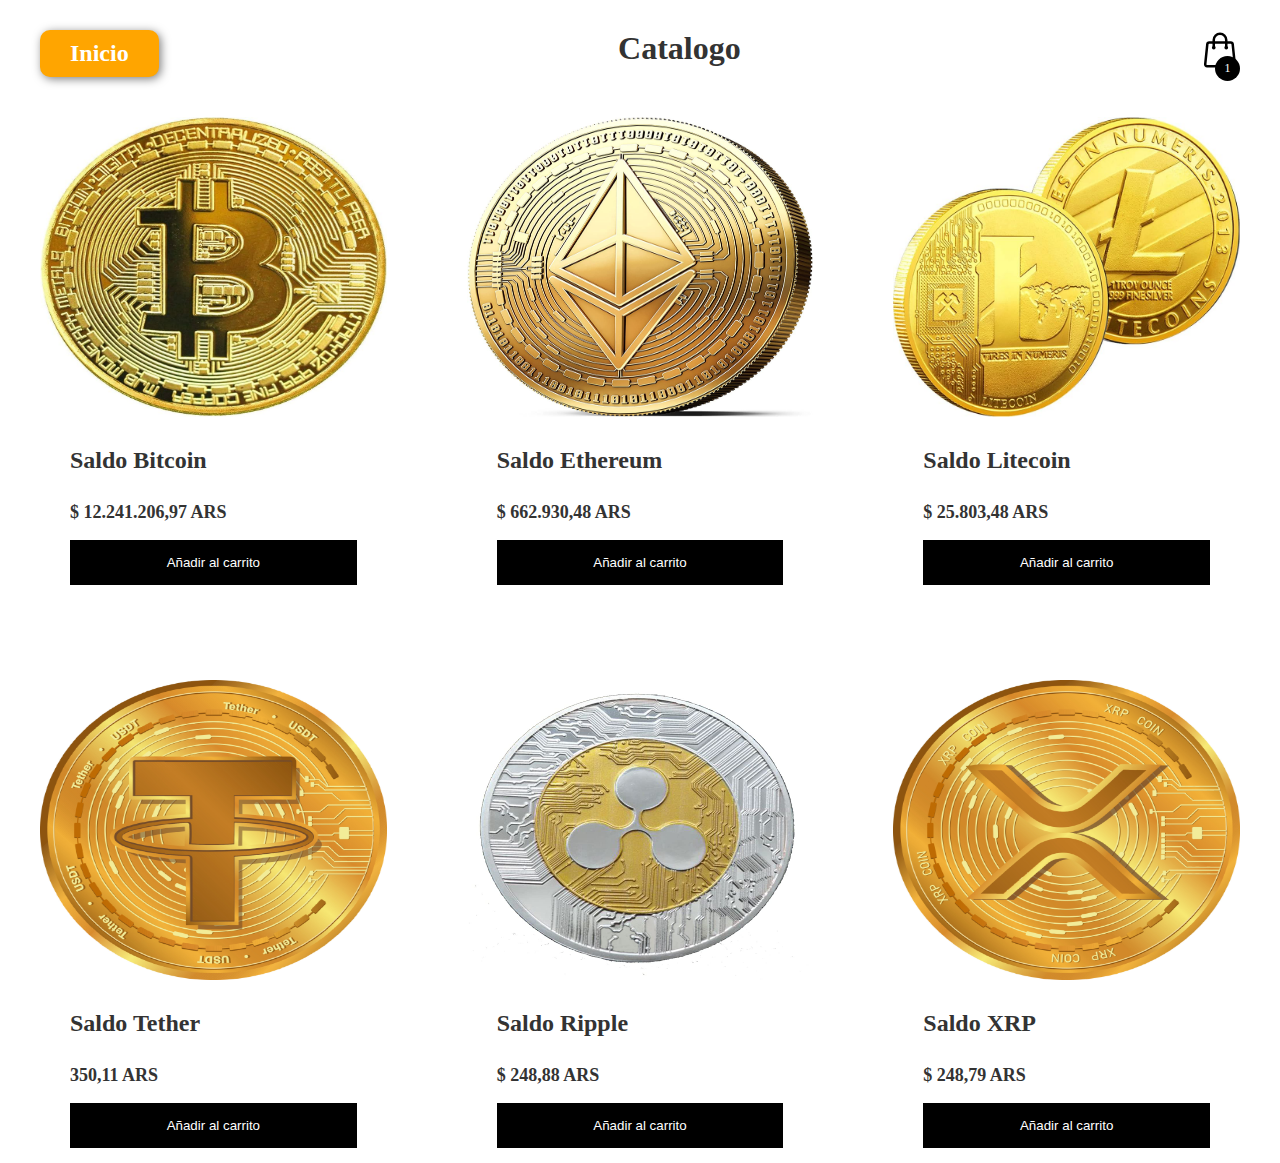
<file: catalogo.html>
<!DOCTYPE html>
<html lang="ES">
<head>
    <meta charset="UTF-8">
    <meta name="viewport" content="width=device-width, initial-scale=1.0">
    <link rel="stylesheet" href="styleCatalogo.css">
    <title>Catalogo</title>
</head>
<body>
    <header>
        <a href="index.html" class="index">Inicio</a>
        <h1>Catalogo</h1>
        <div class="container-icon">
            <svg xmlns="http://www.w3.org/2000/svg" fill="none" viewBox="0 0 24 24" stroke-width="1.5" stroke="currentColor" class="icon-cart">
                <path stroke-linecap="round" stroke-linejoin="round" d="M15.75 10.5V6a3.75 3.75 0 10-7.5 0v4.5m11.356-1.993l1.263 12c.07.665-.45 1.243-1.119 1.243H4.25a1.125 1.125 0 01-1.12-1.243l1.264-12A1.125 1.125 0 015.513 7.5h12.974c.576 0 1.059.435 1.119 1.007zM8.625 10.5a.375.375 0 11-.75 0 .375.375 0 01.75 0zm7.5 0a.375.375 0 11-.75 0 .375.375 0 01.75 0z" />
              </svg>
              <div class="count-products">
                <span class="contador-productos">1</span>
              </div>
              <div class="container-cart-products hidden-cart">
                    <div class="cart-product">
                        <div class="info-cart-product">
                            <span class="cantidad-productos">1 Saldo Ripple</span>
                            <span class="precio-producto-carritos">$248.88 ARS</span>
                        </div>
                        <svg xmlns="http://www.w3.org/2000/svg" fill="none" viewBox="0 0 24 24" stroke-width="1.5" stroke="currentColor" class="icon-close">
                            <path stroke-linecap="round" stroke-linejoin="round" d="M6 18L18 6M6 6l12 12" />
                          </svg>
                          
                    </div>
                    <div class="cart-total"> 
                        <h3>Total:</h3>
                        <span class="total-pagar">$248.88</span>
                    </div>
              </div>
        </div>
    </header>
    <div class="container-items">
        <div class="item">
            <figure>
                <img src="images/bit2.jpg" alt="Bitcoin">
            </figure>
            <div class="info-product">
                <h2>Saldo Bitcoin</h2>
                <p class="price">$ 12.241.206,97 ARS</p>
                <button>Añadir al carrito</button>
            </div>
        </div>
        <div class="item">
            <figure>
                <img src="images/eth2.jpg" alt="Ethereum">
            </figure>
            <div class="info-product">
                <h2>Saldo Ethereum</h2>
                <p class="price">$ 662.930,48 ARS</p>
                <button>Añadir al carrito</button>
            </div>
        </div>
        <div class="item">
            <figure>
                <img src="images/lit2.jpg" alt="Litecoin">
            </figure>
            <div class="info-product">
                <h2>Saldo Litecoin</h2>
                <p class="price">$ 25.803,48 ARS</p>
                <button>Añadir al carrito</button>
            </div>
        </div>
        <div class="item">
            <figure>
                <img src="images/tether.jpg" alt="Tether">
            </figure>
            <div class="info-product">
                <h2>Saldo Tether</h2>
                <p class="price">350,11 ARS</p>
                <button>Añadir al carrito</button>
            </div>
        </div>
        <div class="item">
            <figure>
                <img src="images/ripple.jpg" alt="Ripple">
            </figure>
            <div class="info-product">
                <h2>Saldo Ripple</h2>
                <p class="price">$ 248,88 ARS</p>
                <button>Añadir al carrito</button>
            </div>
        </div>
        <div class="item">
            <figure>
                <img src="images/xrp.jpg" alt="xrp">
            </figure>
            <div class="info-product">
                <h2>Saldo XRP</h2>
                <p class="price">$ 248,79 ARS</p>
                <button>Añadir al carrito</button>
            </div>
        </div>
    </div>
    <script src="carrito.js"></script>
</body>
</html>
</file>
<file: styleCatalogo.css>
*::after,
*::before,
*{
    margin: 0;
    padding: 0;
    box-sizing: border-box;
}

body{
    margin: 0 auto;
    max-width: 1200px;
    font-family: 'Lato';
    color: #333;
}

.index{
    font-size: 1.5em;
    font-weight: bold;
    padding: 10px 30px;
    border-radius: 10px;
    box-shadow: 2px 2px 10px rgba(0,0,0,0.5);
    color:white;
    background-color: orange;
    text-decoration: none;
}

.index:hover{
    background-color: rgb(191, 132, 23);
    cursor:pointer;
}

.icon-cart{
    width: 40px;
    height: 40px;
    stroke: #000;
}

.icon-cart:hover{
    cursor: pointer;
}

img{
    max-width: 100%;
}

header{
    display: flex;
    justify-content: space-between;
    padding: 30px 0 40px 0;
}

.container-icon{
    position: relative;
}

.count-products{
    position: absolute;
    top: 55%;
    right: 0;
    background-color: #000;
    color: #fff;
    width: 25px;
    height: 25px;
    display: flex;
    justify-content: center;
    align-items: center;
    border-radius: 50%;
}

.contador-productos{
    font-size: 12px;
}

.container-cart-products{
    position: absolute;
    top: 50px;
    right: 0;
    background-color: #fff;
    width: 400px;
    z-index: 1;
    box-shadow: 0 10px 20px rgba(0, 0, 0, 0.20);
    border-radius: 10px;
}

.icon-close{
    width: 25px;
    height: 25px;
}

.icon-close:hover{
    stroke: red;
    cursor: pointer;
}

.cart-product{
    display: flex;
    padding: 30px;
    justify-content: space-between;
    border-bottom: 1px solid rgba(0, 0, 0, 0.20);
    align-items: center;
}

.info-cart-product{
    display: flex;
    justify-content: space-between;
    flex: 0.8;
}

.titulo-producto-carrito{
    font-size: 20px;
}
.precio-producto-carrito{
    font-size: 20px;
    font-weight: 700;
    margin-left: 10px;
}
.cantidad-producto-carrito{
    font-weight: 400;
    font-size: 20px;
}

.cart-total{
    display: flex;
    justify-content: center;
    padding: 20px 0;
    gap: 20px;
    align-items: center;
}

.cart-total h3{
    font-size: 20px;
    font-weight: 700;
}

.total-pagar{
    font-size: 20px;
    font-weight: 900;
}

.hidden-cart{
    display: none;
}

.container-items{
    display: grid;
    grid-template-columns: repeat(3, 1fr);
    gap: 80px;
}

.item{
    border-radius: 10px;
}

.item:hover{
    box-shadow: 0 10px 20px rgba(0, 0, 0, 0.20);
}

.info-product{
    padding: 15px 30px;
}

.item img{
    width: 100%;
    height: 300px;
    border-radius: 10px 10px 0 0;
    transition: all .5s;
}

.item figure{
    overflow: hidden;
}
.item:hover img{
    transform: scale(1.2);
}

.info-product{
    line-height: 2;
    display: flex;
    flex-direction: column;
    gap: 10px;
}

.price{
    font-size: 18px;
    font-weight: 900;
}

.info-product button{
    border: none;
    background: none;
    background-color: #000;
    color: #fff;
    padding: 15px 10px;
    cursor: pointer;
}

@media (max-width: 768px) {
    body {
        padding: 10px; 
    }

    header {
        padding: 20px 0;
    }

    .icon-cart {
        width: 30px;
        height: 30px;
    }

    .container-icon {
        top: 40px;
    }

    .item img{
        width: 100%;
        border-radius: 10px 10px 0 0;
        transition: all .5s;
    }

    .container-items{
        display: grid;
        grid-template-columns: repeat(2, 1fr);
        gap: 30px;
    }

}
</file>
